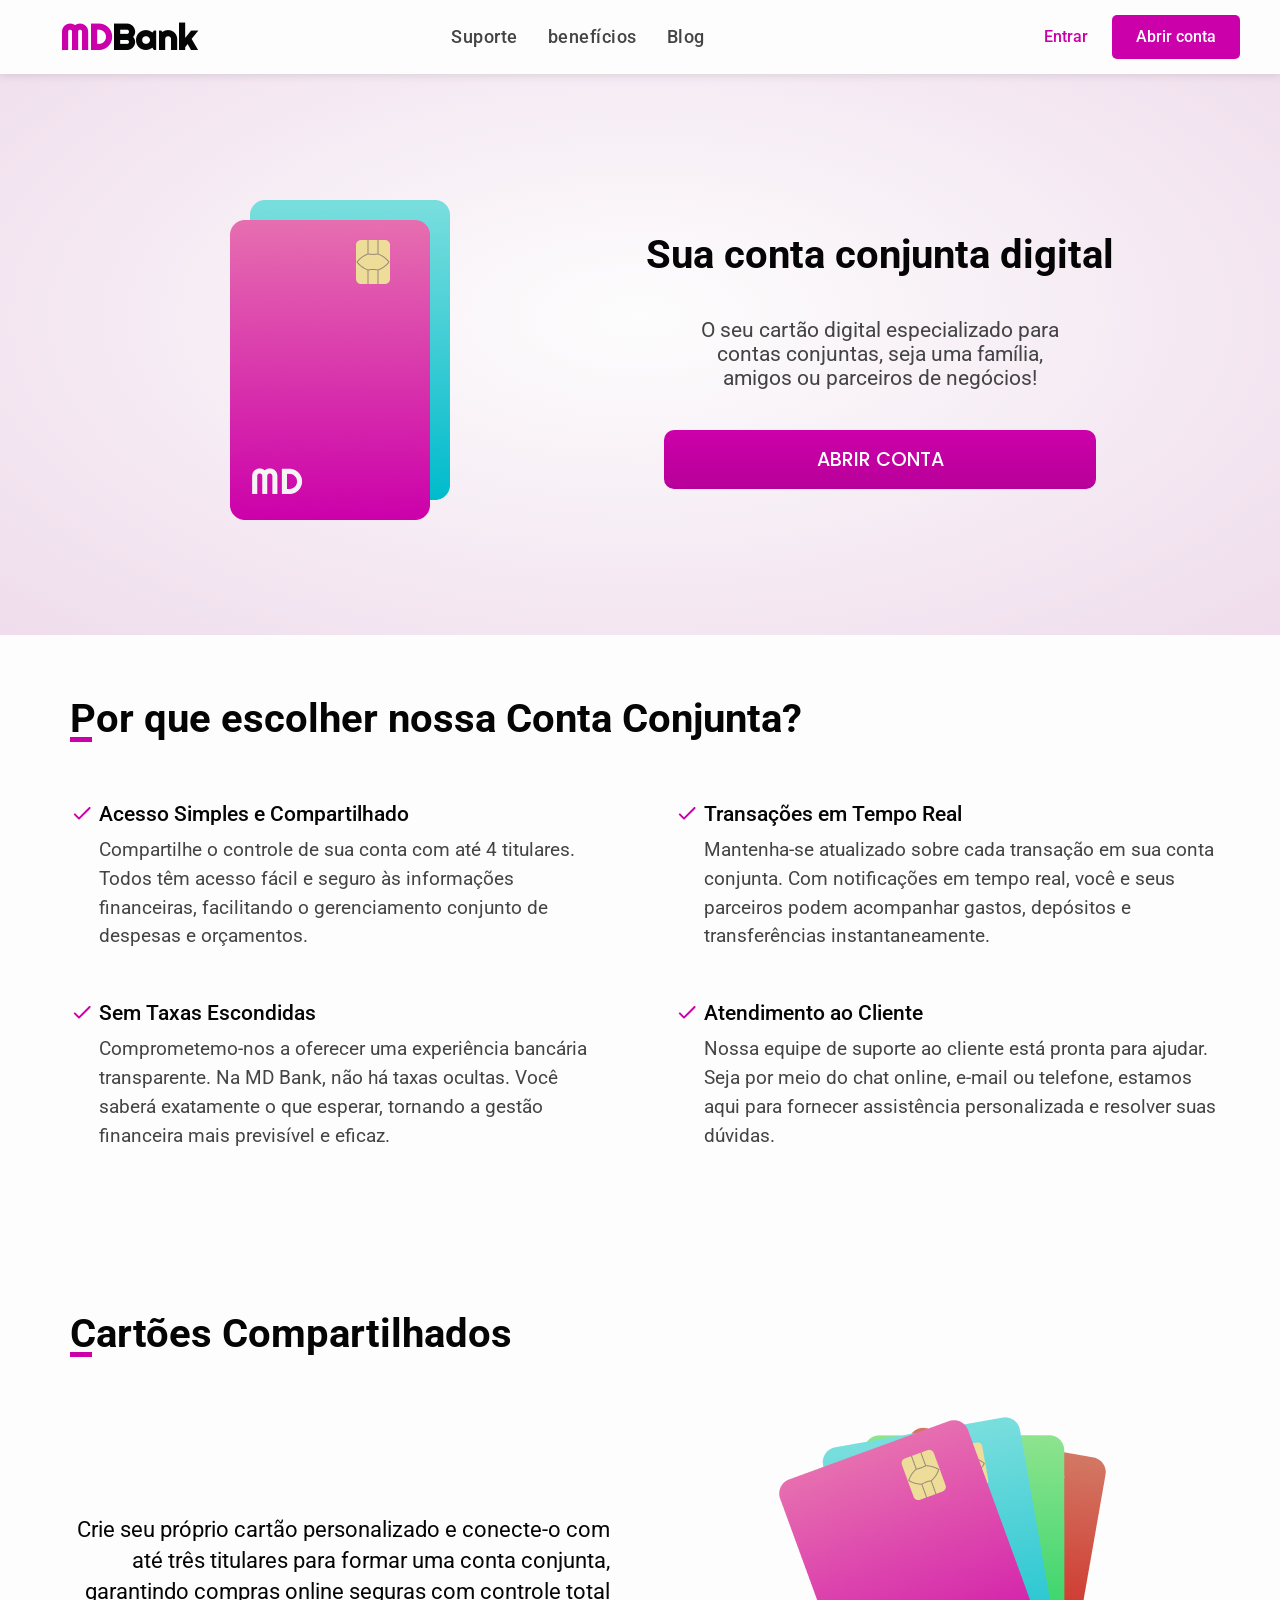
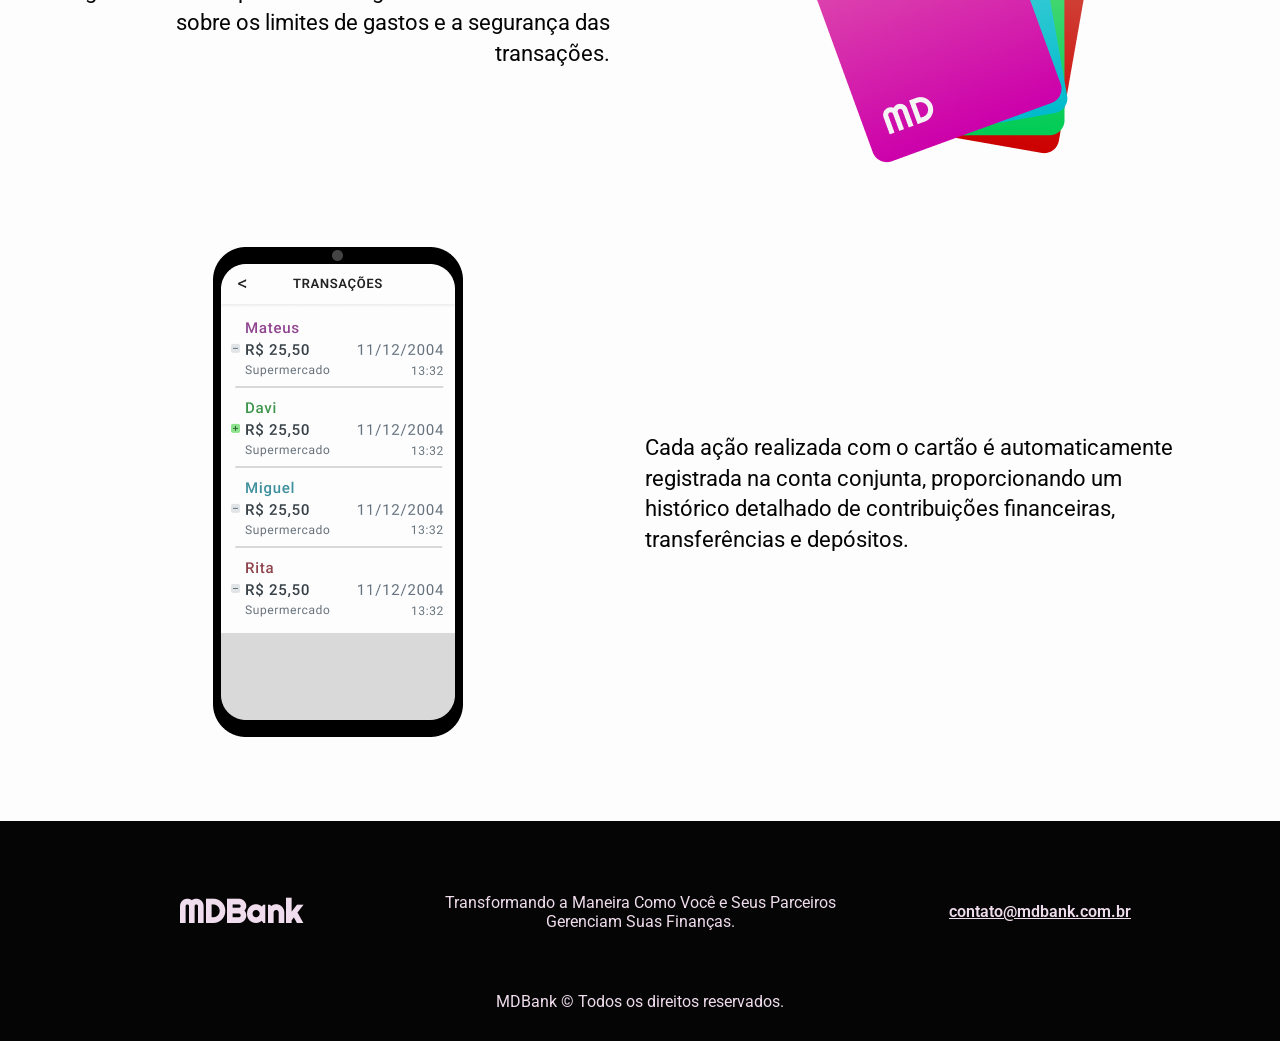
<file: index.html>
<!DOCTYPE html>
<html lang="pt-br">
<head>
    <meta charset="UTF-8">
    <meta name="viewport" content="width=device-width, initial-scale=1.0">
    <title>MD Bank</title>
    <link rel="stylesheet" href="https://fonts.googleapis.com/css2?family=Material+Symbols+Outlined:opsz,wght,FILL,GRAD@20..48,100..700,0..1,-50..200" />
    <link rel="stylesheet" href="css/style.css">
    <link rel="shortcut icon" href="favicon.ico" type="image/x-icon">
</head>
<body>
    <header>
        <div class="container">
            <h1><a href="./index.html"><span>MD</span>Bank</a></h1>
            
            <ul class="header-menu-pc">
                <li><a href="#">Suporte</a></li>
                <li><a href="#">benefícios</a></li>
                <li><a href="#">Blog</a></li>
            </ul>

            <div class="header-btn-pc">
                <a href="#">Entrar</a>
                <a href="#">Abrir conta</a>
            </div>
        </div>
    </header>
    <div class="menu-cel">
        <div class="menu-cel-fundo" onclick="fecharMenu()"></div>
        <div class="menu-cel-btn menu-cel-btn-abrir" onclick="abrirMenu()">
            <span class="material-symbols-outlined">drag_handle</span>
        </div>
        <div class="menu-cel-btn menu-cel-btn-fechar" onclick="fecharMenu()">
            <span class="material-symbols-outlined">close</span>
        </div>
        <div class="menu-cel-itens">            
            <ul>
                <li><a href="#">Suporte</a></li>
                <li><a href="#">benefícios</a></li>
                <li><a href="#">Blog</a></li>
            </ul>
        </div>
    </div>
    <div class="apresentacao">
        <div class="container">
            <div class="apresentacao-cartoes">
                <img src="img/md-cartao-azul.png" alt="cartão md azul">
                <img src="img/md-cartao-rosa.png" alt="cartão md rosa">
            </div>
            <div class="apresentacao-info">
                <h1>Sua conta conjunta digital</h1>
                <p>O seu cartão digital especializado para contas conjuntas, seja uma família, amigos ou parceiros de negócios!</p>
                <a href="#">Abrir conta</a>
            </div>
        </div>
    </div>
    <div class="beneficios">
        <div class="container">
            <h2>Por que escolher nossa Conta Conjunta?</h2>
            <ul>
                <li>
                    <img src="img/certinho_google.svg" alt="">
                    <h3>Acesso Simples e Compartilhado</h3>
                    <p>Compartilhe o controle de sua conta com até 4 titulares. Todos têm acesso fácil e seguro às informações financeiras, facilitando o gerenciamento conjunto de despesas e orçamentos. </p>
                </li>
                <li>
                    <img src="img/certinho_google.svg" alt="">
                    <h3>Transações em Tempo Real</h3>
                    <p>Mantenha-se atualizado sobre cada transação em sua conta conjunta. Com notificações em tempo real, você e seus parceiros podem acompanhar gastos, depósitos e transferências instantaneamente.</p>
                </li>
                <li>
                    <img src="img/certinho_google.svg" alt="">
                    <h3>Sem Taxas Escondidas</h3>
                    <p>Comprometemo-nos a oferecer uma experiência bancária transparente. Na MD Bank, não há taxas ocultas. Você saberá exatamente o que esperar, tornando a gestão financeira mais previsível e eficaz.</p>
                </li>
                <li>
                    <img src="img/certinho_google.svg" alt="">
                    <h3>Atendimento ao Cliente</h3>
                    <p>Nossa equipe de suporte ao cliente está pronta para ajudar. Seja por meio do chat online, e-mail ou telefone, estamos aqui para fornecer assistência personalizada e resolver suas dúvidas.</p>
                </li>
            </ul>
        </div>
    </div>

    <div class="compartilhados">
        <div class="container">
            <h2>Cartões Compartilhados</h2>
            <div>
                <div class="compartilhados-info">
                    <p>Crie seu próprio cartão personalizado e conecte-o com até três titulares para formar uma conta conjunta, garantindo compras online seguras com controle total sobre os limites de gastos e a segurança das transações.</p>
                </div>
                <div class="compartilhados-img">
                    <img src="img/cartoes.png" alt="cartoes">
                </div>
                <div class="compartilhados-img">
                    <img src="img/celular.png">
                </div>
                <div class="compartilhados-info">
                    <p>Cada ação realizada com o cartão é automaticamente registrada na conta conjunta, proporcionando um histórico detalhado de contribuições financeiras, transferências e depósitos.</p>
                </div>
            </div>
        </div>
    </div>

    <footer class="rodape">
        <div class="container">
            <div>
                <h2>MDBank</h2>
                <p>Transformando a Maneira Como Você e Seus Parceiros Gerenciam Suas Finanças.</p>
                <span><a href="mailto:contato@mdbank.com.br">contato@mdbank.com.br</a></span>
            </div>
            <p>MDBank © Todos os direitos reservados.</p>
        </div>
    </footer>

    <!-- <div>
        <h2>acompanhe as transações feitas por cada pessoa da conta conjunta</h2>
    </div> -->
    
    <script src="js/menu-cel.js"></script>
</body>
</html>
</file>
<file: css/style.css>
@import url('https://fonts.googleapis.com/css2?family=Roboto:ital,wght@0,100;0,300;0,400;0,500;0,700;0,900;1,100;1,300;1,400;1,500;1,700;1,900&family=Righteous&display=swap');
@import url('https://fonts.googleapis.com/css2?family=Poppins:ital,wght@0,100;0,200;0,300;0,400;0,500;0,600;0,700;0,800;0,900;1,100;1,200;1,300;1,400;1,500;1,600;1,700;1,800;1,900&display=swap');

@import url(global.css);
@import url(header.css);
@import url(menu-cel.css);
@import url(apresentacao.css);
@import url(beneficios.css);
@import url(compartilhados.css);
@import url(rodape.css);
</file>
